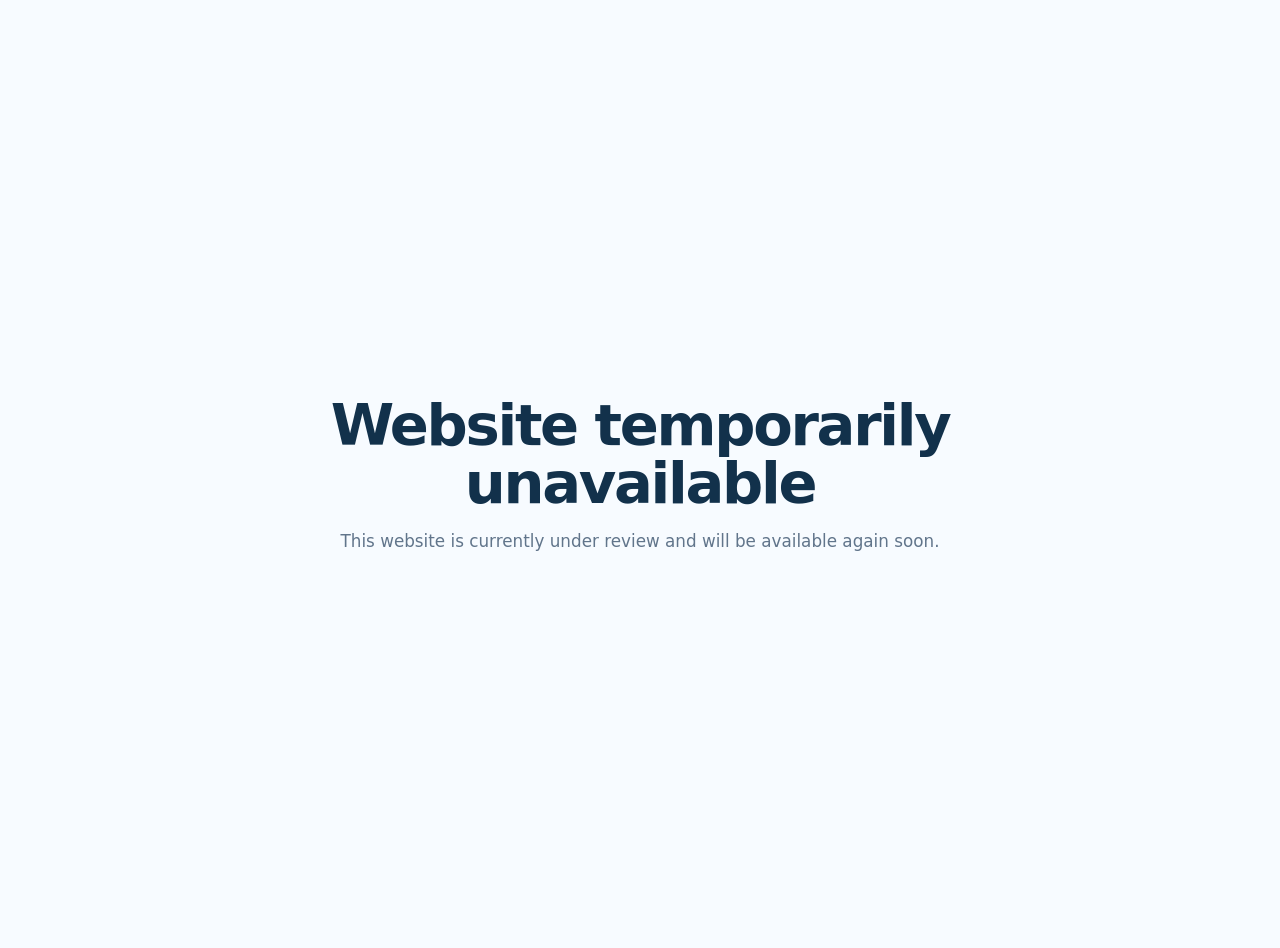
<file: index.html>
<!doctype html>
<html lang="en">
<head>
  <meta charset="UTF-8">
  <meta name="viewport" content="width=device-width, initial-scale=1.0">
  <title>Website temporarily unavailable</title>
  <meta name="robots" content="noindex, nofollow">
  <style>
    body {
      margin: 0;
      min-height: 100vh;
      display: grid;
      place-items: center;
      font-family: system-ui, -apple-system, BlinkMacSystemFont, "Segoe UI", sans-serif;
      background: #f7fbff;
      color: #12314b;
      text-align: center;
      padding: 24px;
    }
    main {
      max-width: 620px;
    }
    h1 {
      font-size: clamp(2rem, 5vw, 3.6rem);
      line-height: 1;
      margin: 0 0 18px;
      letter-spacing: -0.04em;
    }
    p {
      color: #61758b;
      font-size: 1.05rem;
      margin: 0;
    }
  </style>
</head>
<body>
  <main>
    <h1>Website temporarily unavailable</h1>
    <p>This website is currently under review and will be available again soon.</p>
  </main>
</body>
</html>
</file>
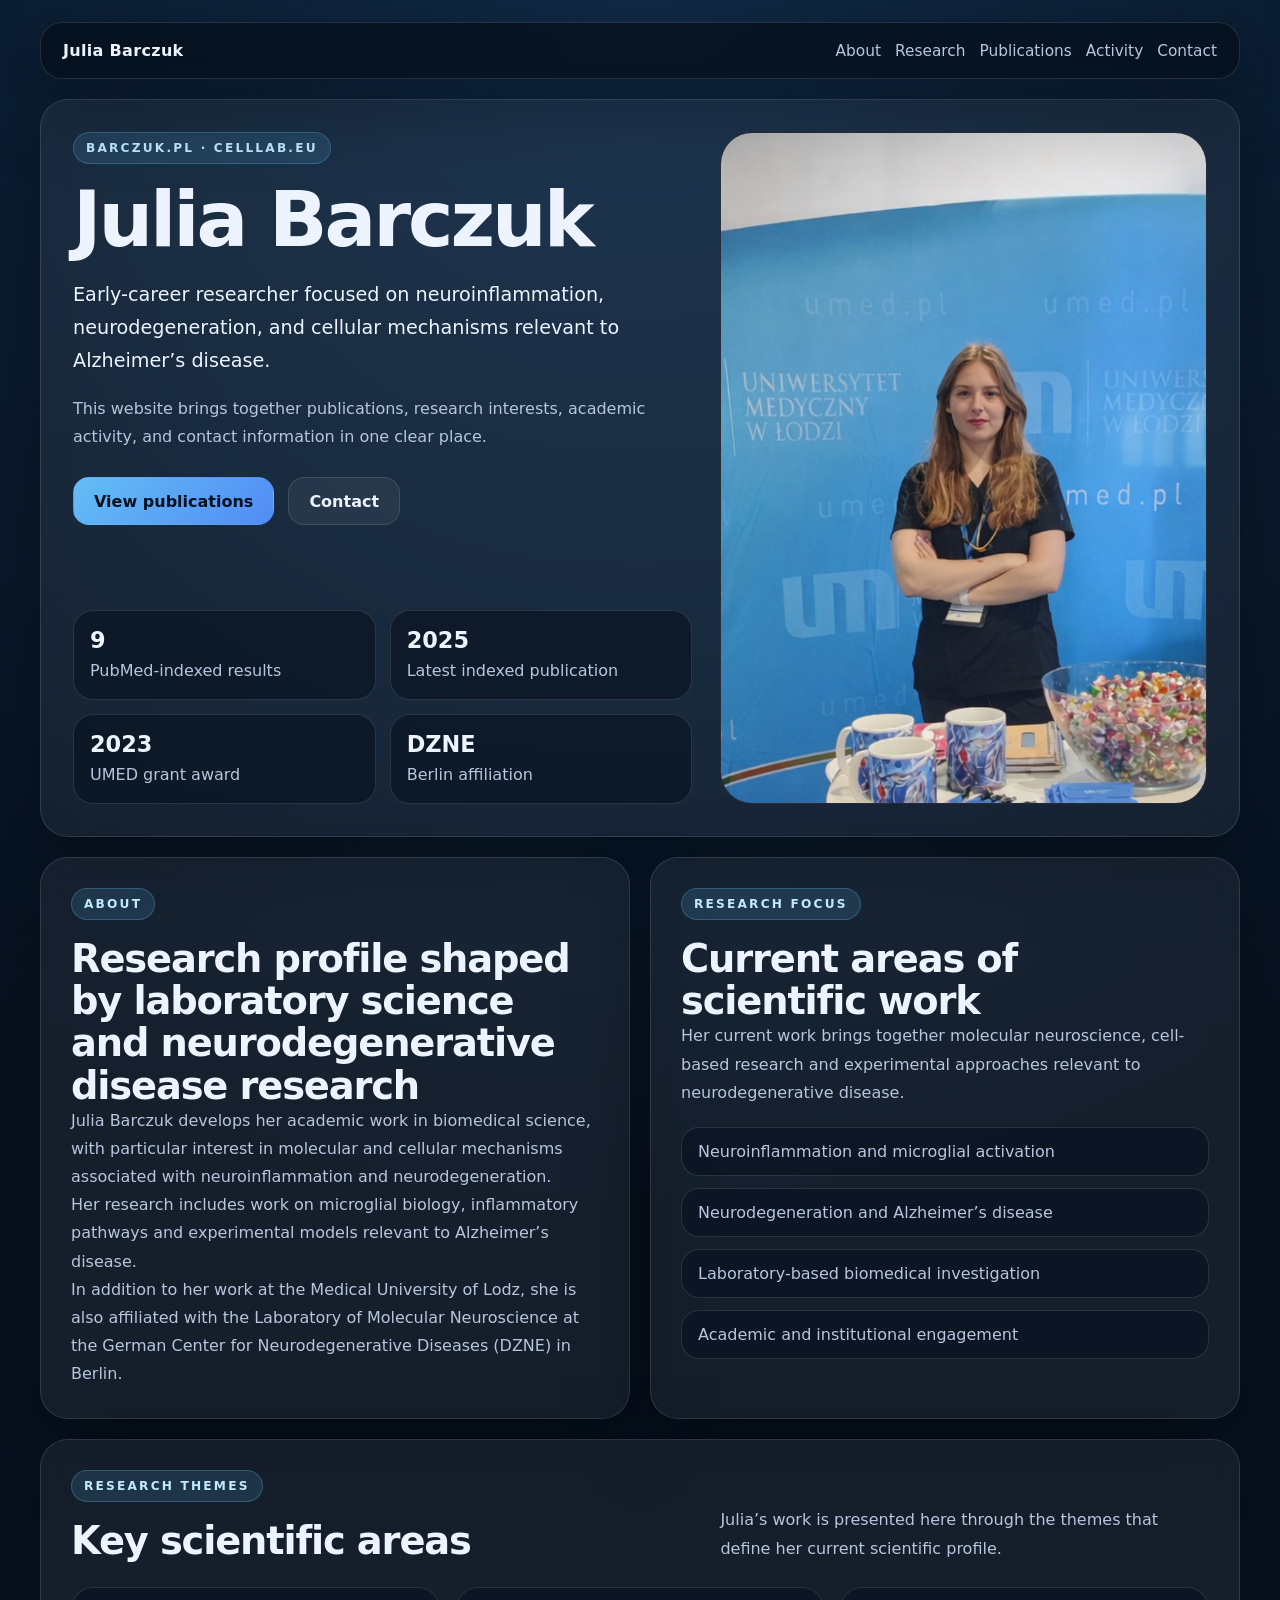
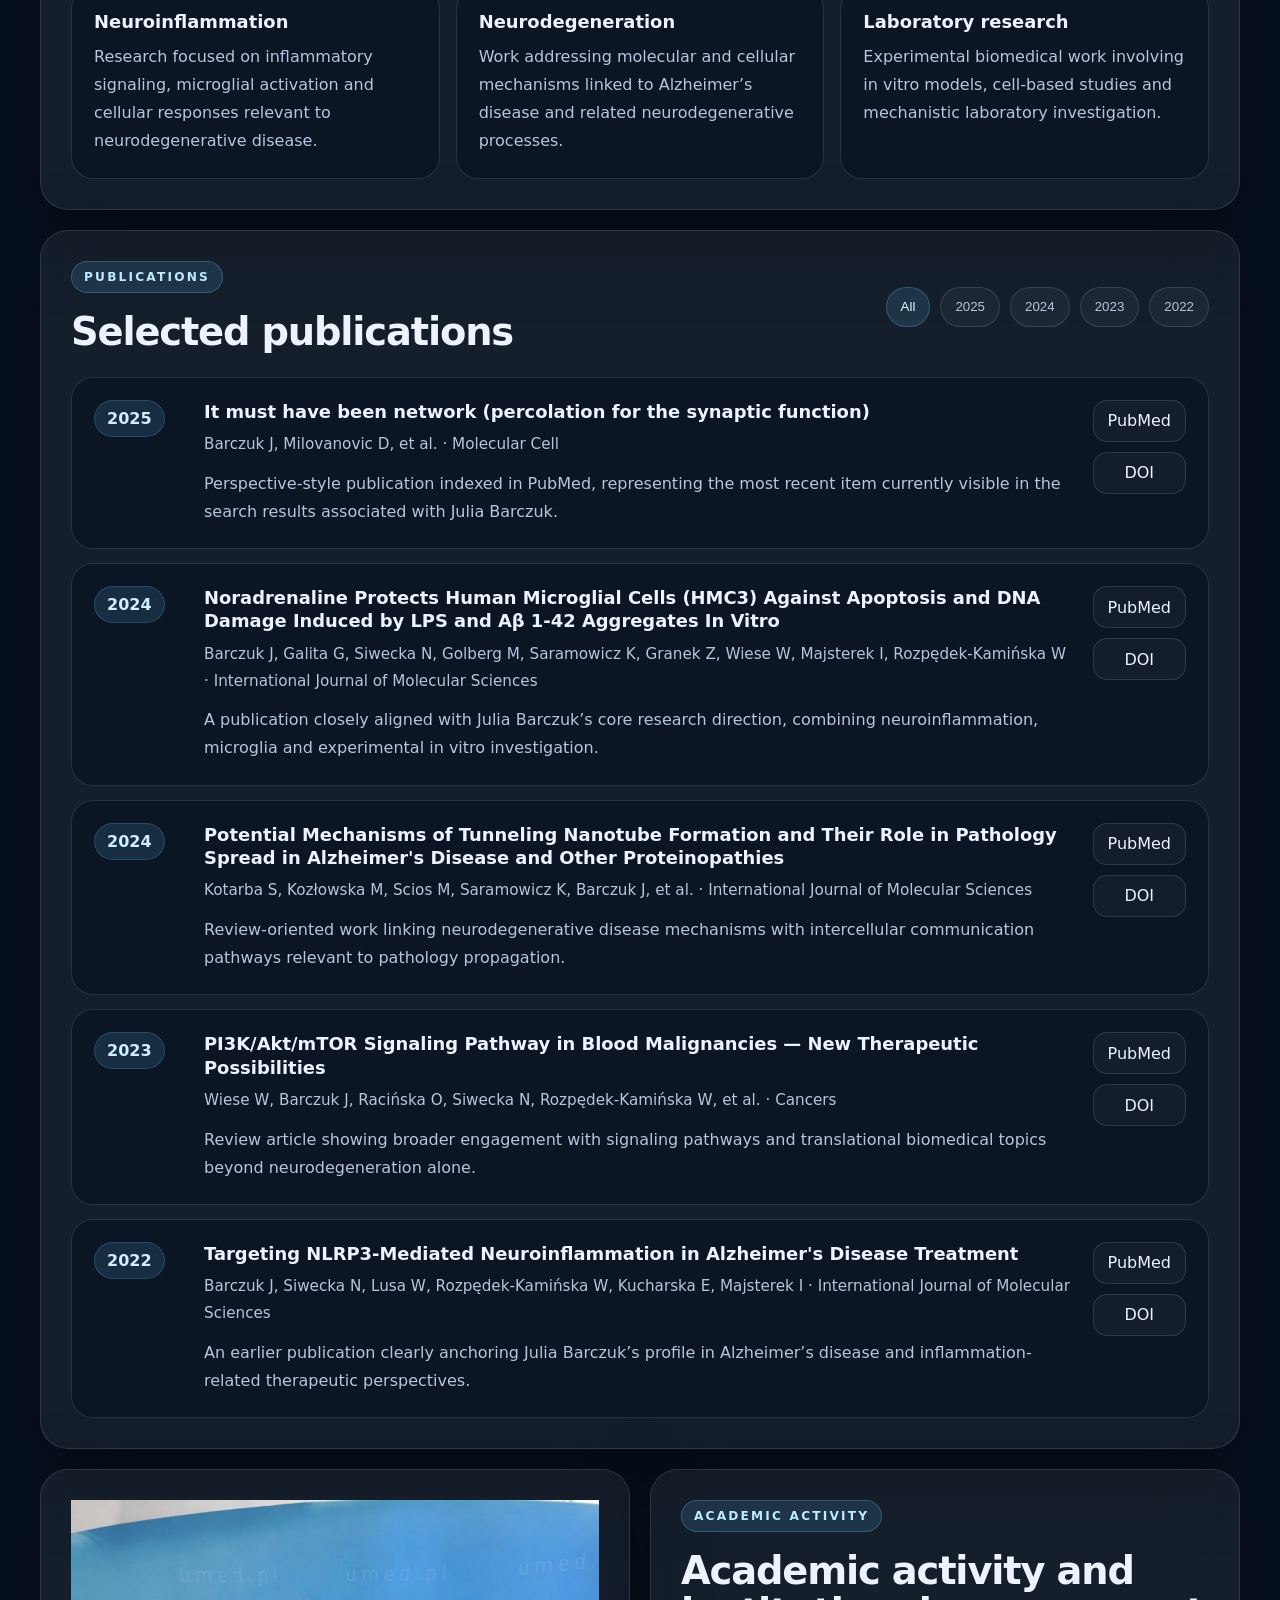
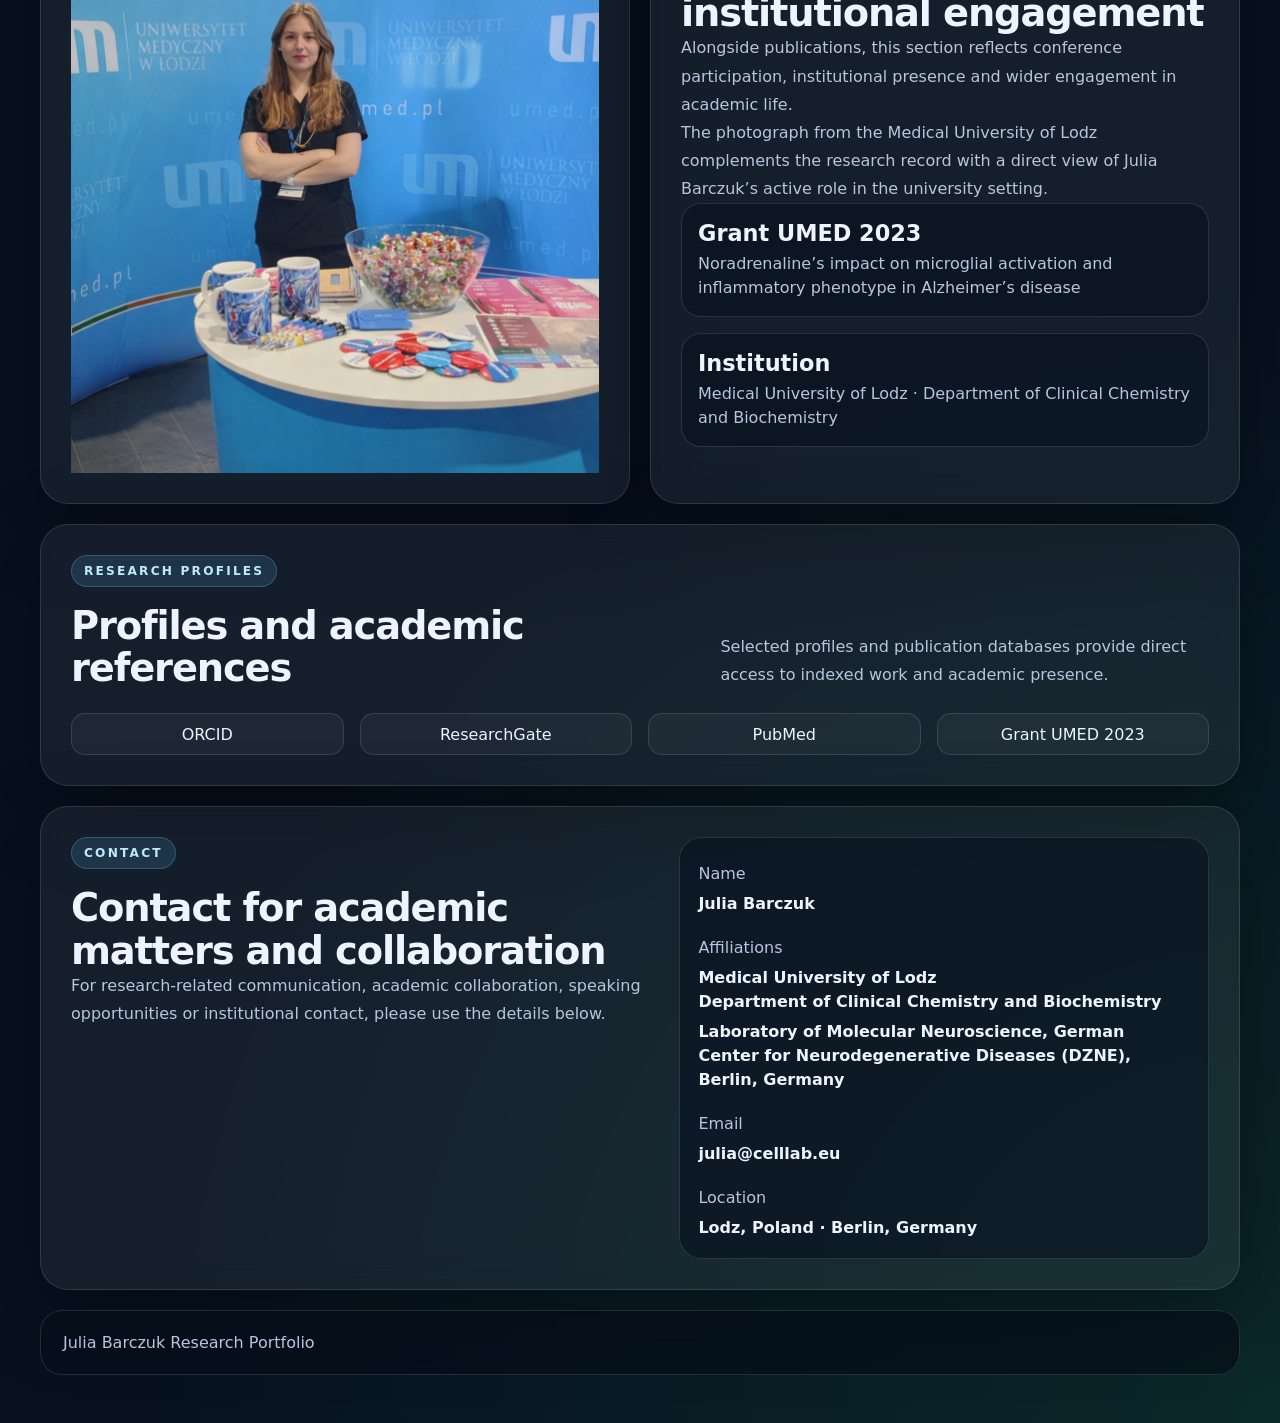
<file: index-poprawna-wersja-strony.html>
<!doctype html>
<html lang="en">
  <head>
    <meta charset="UTF-8" />
    <meta name="viewport" content="width=device-width, initial-scale=1.0" />
    <title>Julia Barczuk | Official Website</title>
    <meta
      name="description"
      content="Official website of Julia Barczuk featuring research profile, publications, academic activity, affiliations, and contact information."
    />
    <meta name="robots" content="index,follow" />
    <link rel="canonical" href="https://barczuk.pl/" />
    <meta property="og:type" content="website" />
    <meta property="og:url" content="https://barczuk.pl/" />
    <meta property="og:title" content="Julia Barczuk | Official Website" />
    <meta
      property="og:description"
      content="Official website of Julia Barczuk featuring research profile, publications, academic activity, affiliations, and contact information."
    />
    <meta property="og:image" content="https://barczuk.pl/assets/julia-hero.png" />
    <meta property="og:site_name" content="Julia Barczuk" />
    <meta property="og:locale" content="en_GB" />
    <meta name="twitter:card" content="summary_large_image" />
    <meta name="twitter:title" content="Julia Barczuk | Official Website" />
    <meta
      name="twitter:description"
      content="Official website of Julia Barczuk featuring research profile, publications, academic activity, affiliations, and contact information."
    />
    <meta name="twitter:image" content="https://barczuk.pl/assets/julia-hero.png" />
    <meta name="theme-color" content="#07111f" />
    <link rel="icon" href="assets/julia-focus.png" />
    <link rel="stylesheet" href="styles.css" />
    <script type="application/ld+json">
      {
        "@context": "https://schema.org",
        "@type": "Person",
        "name": "Julia Barczuk",
        "url": "https://barczuk.pl/",
        "image": "https://barczuk.pl/assets/julia-hero.png",
        "email": "mailto:julia@celllab.eu",
        "jobTitle": "Researcher",
        "affiliation": [
          {
            "@type": "Organization",
            "name": "Medical University of Lodz"
          },
          {
            "@type": "Organization",
            "name": "German Center for Neurodegenerative Diseases (DZNE), Berlin"
          }
        ],
        "sameAs": [
          "https://orcid.org/0000-0003-4708-9164",
          "https://www.researchgate.net/profile/Julia-Barczuk-2",
          "https://pubmed.ncbi.nlm.nih.gov/?term=Barczuk+J&cauthor_id=40912242"
        ]
      }
    </script>
  </head>
  <body>
    <div class="page-shell">
      <header class="site-header">
        <a class="brand" href="#top">Julia Barczuk</a>
        <nav class="nav">
          <a href="#about">About</a>
          <a href="#research">Research</a>
          <a href="#publications">Publications</a>
          <a href="#activity">Activity</a>
          <a href="#contact">Contact</a>
        </nav>
      </header>

      <main id="top">
        <section class="hero section-card">
          <div class="hero-copy">
            <div class="eyebrow">barczuk.pl · celllab.eu</div>
            <h1>Julia Barczuk</h1>
            <p class="hero-lead">
              Early-career researcher focused on neuroinflammation, neurodegeneration, and cellular mechanisms relevant to Alzheimer’s disease.
            </p>
            <p class="hero-text">
              This website brings together publications, research interests, academic activity, and contact information in one clear place.
            </p>
            <div class="hero-actions">
              <a class="button button-primary" href="#publications">View publications</a>
              <a class="button button-secondary" href="#contact">Contact</a>
            </div>
            <div class="stats-grid" aria-label="Key metrics">
              <article>
                <strong>9</strong>
                <span>PubMed-indexed results</span>
              </article>
              <article>
                <strong>2025</strong>
                <span>Latest indexed publication</span>
              </article>
              <article>
                <strong>2023</strong>
                <span>UMED grant award</span>
              </article>
              <article>
                <strong>DZNE</strong>
                <span>Berlin affiliation</span>
              </article>
            </div>
          </div>
          <div class="hero-media">
            <div class="hero-frame">
              <img src="assets/julia-hero.png" alt="Julia Barczuk at a UMED event booth" />
            </div>
          </div>
        </section>

        <section id="about" class="content-grid">
          <article class="section-card text-card">
            <div class="eyebrow">About</div>
            <h2>Research profile shaped by laboratory science and neurodegenerative disease research</h2>
            <p>
              Julia Barczuk develops her academic work in biomedical science, with particular interest in molecular and cellular mechanisms associated with neuroinflammation and neurodegeneration.
            </p>
            <p>
              Her research includes work on microglial biology, inflammatory pathways and experimental models relevant to Alzheimer’s disease.
            </p>
            <p>
              In addition to her work at the Medical University of Lodz, she is also affiliated with the Laboratory of Molecular Neuroscience at the German Center for Neurodegenerative Diseases (DZNE) in Berlin.
            </p>
          </article>

          <article class="section-card quote-card">
            <div class="eyebrow">Research focus</div>
            <h2>Current areas of scientific work</h2>
            <p>
              Her current work brings together molecular neuroscience, cell-based research and experimental approaches relevant to neurodegenerative disease.
            </p>
            <ul class="clean-list">
              <li>Neuroinflammation and microglial activation</li>
              <li>Neurodegeneration and Alzheimer’s disease</li>
              <li>Laboratory-based biomedical investigation</li>
              <li>Academic and institutional engagement</li>
            </ul>
          </article>
        </section>

        <section id="research" class="section-card">
          <div class="section-header">
            <div>
              <div class="eyebrow">Research themes</div>
              <h2>Key scientific areas</h2>
            </div>
            <p>
              Julia’s work is presented here through the themes that define her current scientific profile.
            </p>
          </div>
          <div class="feature-grid">
            <article class="feature-box">
              <h3>Neuroinflammation</h3>
              <p>
                Research focused on inflammatory signaling, microglial activation and cellular responses relevant to neurodegenerative disease.
              </p>
            </article>
            <article class="feature-box">
              <h3>Neurodegeneration</h3>
              <p>
                Work addressing molecular and cellular mechanisms linked to Alzheimer’s disease and related neurodegenerative processes.
              </p>
            </article>
            <article class="feature-box">
              <h3>Laboratory research</h3>
              <p>
                Experimental biomedical work involving in vitro models, cell-based studies and mechanistic laboratory investigation.
              </p>
            </article>
          </div>
        </section>

        <section id="publications" class="section-card">
          <div class="section-header publications-header">
            <div>
              <div class="eyebrow">Publications</div>
              <h2>Selected publications</h2>
            </div>
            <div class="filter-group" aria-label="Publication filter">
              <button class="filter-button is-active" data-filter="all">All</button>
              <button class="filter-button" data-filter="2025">2025</button>
              <button class="filter-button" data-filter="2024">2024</button>
              <button class="filter-button" data-filter="2023">2023</button>
              <button class="filter-button" data-filter="2022">2022</button>
            </div>
          </div>

          <div class="publication-list">
            <article class="publication-card" data-year="2025">
              <div class="publication-year">2025</div>
              <div class="publication-body">
                <h3>It must have been network (percolation for the synaptic function)</h3>
                <p class="publication-meta">Barczuk J, Milovanovic D, et al. · Molecular Cell</p>
                <p>
                  Perspective-style publication indexed in PubMed, representing the most recent item currently visible in the search results associated with Julia Barczuk.
                </p>
              </div>
              <div class="publication-links">
                <a href="https://pubmed.ncbi.nlm.nih.gov/40912242/" target="_blank" rel="noreferrer">PubMed</a>
                <a href="https://doi.org/10.1016/j.molcel.2025.08.013" target="_blank" rel="noreferrer">DOI</a>
              </div>
            </article>

            <article class="publication-card" data-year="2024">
              <div class="publication-year">2024</div>
              <div class="publication-body">
                <h3>Noradrenaline Protects Human Microglial Cells (HMC3) Against Apoptosis and DNA Damage Induced by LPS and Aβ 1-42 Aggregates In Vitro</h3>
                <p class="publication-meta">Barczuk J, Galita G, Siwecka N, Golberg M, Saramowicz K, Granek Z, Wiese W, Majsterek I, Rozpędek-Kamińska W · International Journal of Molecular Sciences</p>
                <p>
                  A publication closely aligned with Julia Barczuk’s core research direction, combining neuroinflammation, microglia and experimental in vitro investigation.
                </p>
              </div>
              <div class="publication-links">
                <a href="https://pubmed.ncbi.nlm.nih.gov/39518952/" target="_blank" rel="noreferrer">PubMed</a>
                <a href="https://doi.org/10.3390/ijms252111399" target="_blank" rel="noreferrer">DOI</a>
              </div>
            </article>

            <article class="publication-card" data-year="2024">
              <div class="publication-year">2024</div>
              <div class="publication-body">
                <h3>Potential Mechanisms of Tunneling Nanotube Formation and Their Role in Pathology Spread in Alzheimer's Disease and Other Proteinopathies</h3>
                <p class="publication-meta">Kotarba S, Kozłowska M, Scios M, Saramowicz K, Barczuk J, et al. · International Journal of Molecular Sciences</p>
                <p>
                  Review-oriented work linking neurodegenerative disease mechanisms with intercellular communication pathways relevant to pathology propagation.
                </p>
              </div>
              <div class="publication-links">
                <a href="https://pubmed.ncbi.nlm.nih.gov/39409126/" target="_blank" rel="noreferrer">PubMed</a>
                <a href="https://doi.org/10.3390/ijms251910797" target="_blank" rel="noreferrer">DOI</a>
              </div>
            </article>

            <article class="publication-card" data-year="2023">
              <div class="publication-year">2023</div>
              <div class="publication-body">
                <h3>PI3K/Akt/mTOR Signaling Pathway in Blood Malignancies — New Therapeutic Possibilities</h3>
                <p class="publication-meta">Wiese W, Barczuk J, Racińska O, Siwecka N, Rozpędek-Kamińska W, et al. · Cancers</p>
                <p>
                  Review article showing broader engagement with signaling pathways and translational biomedical topics beyond neurodegeneration alone.
                </p>
              </div>
              <div class="publication-links">
                <a href="https://pubmed.ncbi.nlm.nih.gov/37958470/" target="_blank" rel="noreferrer">PubMed</a>
                <a href="https://doi.org/10.3390/cancers15215297" target="_blank" rel="noreferrer">DOI</a>
              </div>
            </article>

            <article class="publication-card" data-year="2022">
              <div class="publication-year">2022</div>
              <div class="publication-body">
                <h3>Targeting NLRP3-Mediated Neuroinflammation in Alzheimer's Disease Treatment</h3>
                <p class="publication-meta">Barczuk J, Siwecka N, Lusa W, Rozpędek-Kamińska W, Kucharska E, Majsterek I · International Journal of Molecular Sciences</p>
                <p>
                  An earlier publication clearly anchoring Julia Barczuk’s profile in Alzheimer’s disease and inflammation-related therapeutic perspectives.
                </p>
              </div>
              <div class="publication-links">
                <a href="https://pubmed.ncbi.nlm.nih.gov/36012243/" target="_blank" rel="noreferrer">PubMed</a>
                <a href="https://doi.org/10.3390/ijms23168979" target="_blank" rel="noreferrer">DOI</a>
              </div>
            </article>
          </div>
        </section>

        <section id="activity" class="content-grid activity-grid">
          <article class="section-card image-card">
            <img src="assets/julia-activity.png" alt="Julia Barczuk at a Medical University of Lodz event booth" />
          </article>
          <article class="section-card text-card">
            <div class="eyebrow">Academic activity</div>
            <h2>Academic activity and institutional engagement</h2>
            <p>
              Alongside publications, this section reflects conference participation, institutional presence and wider engagement in academic life.
            </p>
            <p>
              The photograph from the Medical University of Lodz complements the research record with a direct view of Julia Barczuk’s active role in the university setting.
            </p>
            <div class="mini-grid">
              <article>
                <strong>Grant UMED 2023</strong>
                <span>Noradrenaline’s impact on microglial activation and inflammatory phenotype in Alzheimer’s disease</span>
              </article>
              <article>
                <strong>Institution</strong>
                <span>Medical University of Lodz · Department of Clinical Chemistry and Biochemistry</span>
              </article>
            </div>
          </article>
        </section>

        <section class="section-card profiles-card">
          <div class="section-header">
            <div>
              <div class="eyebrow">Research profiles</div>
              <h2>Profiles and academic references</h2>
            </div>
            <p>
              Selected profiles and publication databases provide direct access to indexed work and academic presence.
            </p>
          </div>
          <div class="link-grid">
            <a href="https://orcid.org/0000-0003-4708-9164" target="_blank" rel="noreferrer">ORCID</a>
            <a href="https://www.researchgate.net/profile/Julia-Barczuk-2" target="_blank" rel="noreferrer">ResearchGate</a>
            <a href="https://pubmed.ncbi.nlm.nih.gov/?term=Barczuk+J&cauthor_id=40912242" target="_blank" rel="noreferrer">PubMed</a>
            <a href="https://stn.umed.pl/granty-umedu/edycja-2023/" target="_blank" rel="noreferrer">Grant UMED 2023</a>
          </div>
        </section>

        <section id="contact" class="section-card contact-card">
          <div>
            <div class="eyebrow">Contact</div>
            <h2>Contact for academic matters and collaboration</h2>
            <p>
              For research-related communication, academic collaboration, speaking opportunities or institutional contact, please use the details below.
            </p>
          </div>
          <div class="contact-box">
            <div>
              <span>Name</span>
              <strong>Julia Barczuk</strong>
            </div>
            <div>
              <span>Affiliations</span>
              <strong>Medical University of Lodz<br />Department of Clinical Chemistry and Biochemistry</strong>
              <strong>Laboratory of Molecular Neuroscience, German Center for Neurodegenerative Diseases (DZNE), Berlin, Germany</strong>
            </div>
            <div>
              <span>Email</span>
              <strong><a href="mailto:julia@celllab.eu">julia@celllab.eu</a></strong>
            </div>
            <div>
              <span>Location</span>
              <strong>Lodz, Poland · Berlin, Germany</strong>
            </div>
          </div>
        </section>
      </main>

      <footer class="site-footer">
        <p>Julia Barczuk Research Portfolio</p>
      </footer>
    </div>

    <script src="script.js"></script>
  </body>
</html>
</file>
<file: styles.css>
:root {
  --bg: #07111f;
  --panel: rgba(255, 255, 255, 0.06);
  --panel-strong: rgba(7, 17, 31, 0.78);
  --line: rgba(255, 255, 255, 0.12);
  --text: #edf4ff;
  --muted: #b7c6de;
  --accent: #66c6ff;
  --accent-soft: rgba(102, 198, 255, 0.14);
  --shadow: 0 24px 80px rgba(0, 0, 0, 0.35);
  --radius: 28px;
}

* {
  box-sizing: border-box;
}

html {
  scroll-behavior: smooth;
}

body {
  margin: 0;
  font-family: Inter, ui-sans-serif, system-ui, -apple-system, BlinkMacSystemFont, "Segoe UI", sans-serif;
  background:
    radial-gradient(circle at top, rgba(57, 159, 255, 0.18), transparent 26%),
    radial-gradient(circle at right bottom, rgba(38, 208, 124, 0.12), transparent 24%),
    var(--bg);
  color: var(--text);
}

img {
  display: block;
  max-width: 100%;
}

 a {
  color: inherit;
  text-decoration: none;
}

.page-shell {
  width: min(1200px, calc(100% - 32px));
  margin: 0 auto;
  padding: 22px 0 48px;
}

.site-header,
.section-card,
.site-footer {
  backdrop-filter: blur(16px);
}

.site-header {
  position: sticky;
  top: 12px;
  z-index: 30;
  display: flex;
  justify-content: space-between;
  align-items: center;
  gap: 24px;
  padding: 18px 22px;
  margin-bottom: 20px;
  background: rgba(6, 14, 26, 0.72);
  border: 1px solid var(--line);
  border-radius: 22px;
  box-shadow: var(--shadow);
}

.brand {
  font-weight: 700;
  letter-spacing: 0.02em;
}

.nav {
  display: flex;
  flex-wrap: wrap;
  gap: 14px;
}

.nav a {
  color: var(--muted);
  font-size: 0.96rem;
}

.nav a:hover,
.nav a:focus-visible {
  color: var(--text);
}

main {
  display: grid;
  gap: 20px;
}

.section-card {
  background: var(--panel);
  border: 1px solid var(--line);
  border-radius: var(--radius);
  box-shadow: var(--shadow);
}

.hero {
  display: grid;
  grid-template-columns: 1.12fr 0.88fr;
  gap: 28px;
  padding: 32px;
  min-height: 520px;
}

.hero-copy {
  display: flex;
  flex-direction: column;
}

.eyebrow {
  display: inline-flex;
  align-items: center;
  width: fit-content;
  padding: 8px 12px;
  margin-bottom: 18px;
  border-radius: 999px;
  border: 1px solid rgba(102, 198, 255, 0.26);
  background: var(--accent-soft);
  color: #bfe9ff;
  font-size: 0.76rem;
  font-weight: 700;
  letter-spacing: 0.18em;
  text-transform: uppercase;
}

h1,
h2,
h3,
p {
  margin: 0;
}

h1 {
  font-size: clamp(3rem, 6vw, 5.4rem);
  line-height: 0.98;
  letter-spacing: -0.04em;
}

h2 {
  font-size: clamp(1.7rem, 3vw, 2.6rem);
  line-height: 1.1;
  letter-spacing: -0.03em;
}

h3 {
  font-size: 1.12rem;
  line-height: 1.3;
}

.hero-lead {
  margin-top: 22px;
  font-size: 1.2rem;
  line-height: 1.7;
  color: var(--text);
  max-width: 62ch;
}

.hero-text,
.section-header p,
.text-card p,
.quote-card p,
.feature-box p,
.publication-body p,
.contact-card p {
  color: var(--muted);
  line-height: 1.76;
}

.hero-text {
  margin-top: 18px;
  max-width: 60ch;
}

.hero-actions {
  display: flex;
  flex-wrap: wrap;
  gap: 14px;
  margin-top: 26px;
}

.button {
  display: inline-flex;
  align-items: center;
  justify-content: center;
  min-height: 48px;
  padding: 0 20px;
  border-radius: 16px;
  border: 1px solid transparent;
  font-weight: 600;
}

.button-primary {
  background: linear-gradient(135deg, rgba(104, 198, 255, 0.95), rgba(85, 145, 255, 0.95));
  color: #031120;
}

.button-secondary {
  background: rgba(255, 255, 255, 0.06);
  border-color: var(--line);
}

.stats-grid {
  display: grid;
  grid-template-columns: repeat(2, minmax(0, 1fr));
  gap: 14px;
  margin-top: auto;
  padding-top: 26px;
}

.stats-grid article,
.mini-grid article {
  padding: 16px;
  border-radius: 20px;
  background: rgba(7, 17, 31, 0.6);
  border: 1px solid var(--line);
}

.stats-grid strong,
.mini-grid strong {
  display: block;
  font-size: 1.4rem;
}

.stats-grid span,
.mini-grid span,
.contact-box span,
.publication-meta,
.media-note {
  color: var(--muted);
}

.stats-grid span,
.mini-grid span,
.contact-box span {
  display: block;
  margin-top: 6px;
  line-height: 1.5;
}

.hero-media {
  display: flex;
  flex-direction: column;
  justify-content: center;
}

.hero-frame {
  overflow: hidden;
  border-radius: 32px;
  border: 1px solid rgba(255, 255, 255, 0.12);
  background: rgba(8, 14, 26, 0.88);
}

.hero-frame img {
  width: 100%;
  height: 100%;
  object-fit: cover;
  min-height: 360px;
}

.media-note {
  margin-top: 12px;
  font-size: 0.92rem;
}

.content-grid,
.activity-grid {
  display: grid;
  grid-template-columns: repeat(2, minmax(0, 1fr));
  gap: 20px;
}

.text-card,
.quote-card,
.image-card,
.contact-card,
.profiles-card,
#research,
#publications {
  padding: 30px;
}

.clean-list {
  list-style: none;
  padding: 0;
  margin: 20px 0 0;
  display: grid;
  gap: 12px;
}

.clean-list li {
  padding: 14px 16px;
  border-radius: 18px;
  background: rgba(7, 17, 31, 0.58);
  border: 1px solid var(--line);
  color: var(--muted);
}

.section-header {
  display: flex;
  justify-content: space-between;
  gap: 22px;
  align-items: end;
  margin-bottom: 24px;
}

.section-header p {
  max-width: 48ch;
}

.feature-grid,
.link-grid,
.mini-grid {
  display: grid;
  gap: 16px;
}

.feature-grid {
  grid-template-columns: repeat(3, minmax(0, 1fr));
}

.feature-box {
  padding: 22px;
  border-radius: 22px;
  background: rgba(7, 17, 31, 0.62);
  border: 1px solid var(--line);
}

.feature-box p {
  margin-top: 10px;
}

.publications-header {
  align-items: center;
}

.filter-group {
  display: flex;
  flex-wrap: wrap;
  gap: 10px;
}

.filter-button {
  min-height: 40px;
  padding: 0 14px;
  border-radius: 999px;
  border: 1px solid var(--line);
  background: rgba(255, 255, 255, 0.04);
  color: var(--muted);
  cursor: pointer;
}

.filter-button.is-active {
  background: var(--accent-soft);
  color: #dff5ff;
  border-color: rgba(102, 198, 255, 0.24);
}

.publication-list {
  display: grid;
  gap: 14px;
}

.publication-card {
  display: grid;
  grid-template-columns: 92px 1fr auto;
  gap: 18px;
  padding: 22px;
  border-radius: 22px;
  background: rgba(7, 17, 31, 0.62);
  border: 1px solid var(--line);
}

.publication-card.is-hidden {
  display: none;
}

.publication-year {
  width: fit-content;
  height: fit-content;
  padding: 8px 12px;
  border-radius: 999px;
  background: var(--accent-soft);
  border: 1px solid rgba(102, 198, 255, 0.2);
  color: #cfefff;
  font-weight: 700;
}

.publication-meta {
  margin-top: 8px;
  margin-bottom: 12px;
  font-size: 0.95rem;
}

.publication-links {
  display: flex;
  flex-direction: column;
  gap: 10px;
}

.publication-links a,
.link-grid a {
  display: inline-flex;
  align-items: center;
  justify-content: center;
  min-height: 42px;
  padding: 0 14px;
  border-radius: 14px;
  border: 1px solid var(--line);
  background: rgba(255, 255, 255, 0.04);
  color: var(--text);
}

.image-card {
  overflow: hidden;
  min-height: 420px;
}

.image-card img {
  width: 100%;
  height: 100%;
  object-fit: cover;
}

.link-grid {
  grid-template-columns: repeat(4, minmax(0, 1fr));
}

.contact-card {
  display: grid;
  grid-template-columns: 1fr 0.9fr;
  gap: 20px;
  align-items: start;
}

.contact-box {
  display: grid;
  gap: 14px;
  padding: 18px;
  border-radius: 22px;
  background: rgba(7, 17, 31, 0.58);
  border: 1px solid var(--line);
}

.contact-box strong {
  display: block;
  margin-top: 6px;
  line-height: 1.5;
}

.site-footer {
  display: flex;
  justify-content: space-between;
  gap: 16px;
  margin-top: 20px;
  padding: 22px;
  color: var(--muted);
  background: rgba(6, 14, 26, 0.72);
  border: 1px solid var(--line);
  border-radius: 22px;
}

@media (max-width: 1024px) {
  .hero,
  .content-grid,
  .activity-grid,
  .contact-card,
  .feature-grid,
  .link-grid {
    grid-template-columns: 1fr;
  }

  .publication-card {
    grid-template-columns: 1fr;
  }

  .publication-links {
    flex-direction: row;
    flex-wrap: wrap;
  }

  .section-header {
    flex-direction: column;
    align-items: start;
  }
}

@media (max-width: 760px) {
  .page-shell {
    width: min(100% - 18px, 1200px);
    padding-top: 10px;
  }

  .site-header,
  .hero,
  .text-card,
  .quote-card,
  .image-card,
  .contact-card,
  .profiles-card,
  #research,
  #publications,
  .site-footer {
    padding: 20px;
  }

  .site-header,
  .site-footer {
    flex-direction: column;
    align-items: start;
  }

  .nav {
    gap: 10px 12px;
  }

  .stats-grid {
    grid-template-columns: 1fr;
  }

  .hero-frame img {
    min-height: 420px;
  }
}
</file>
